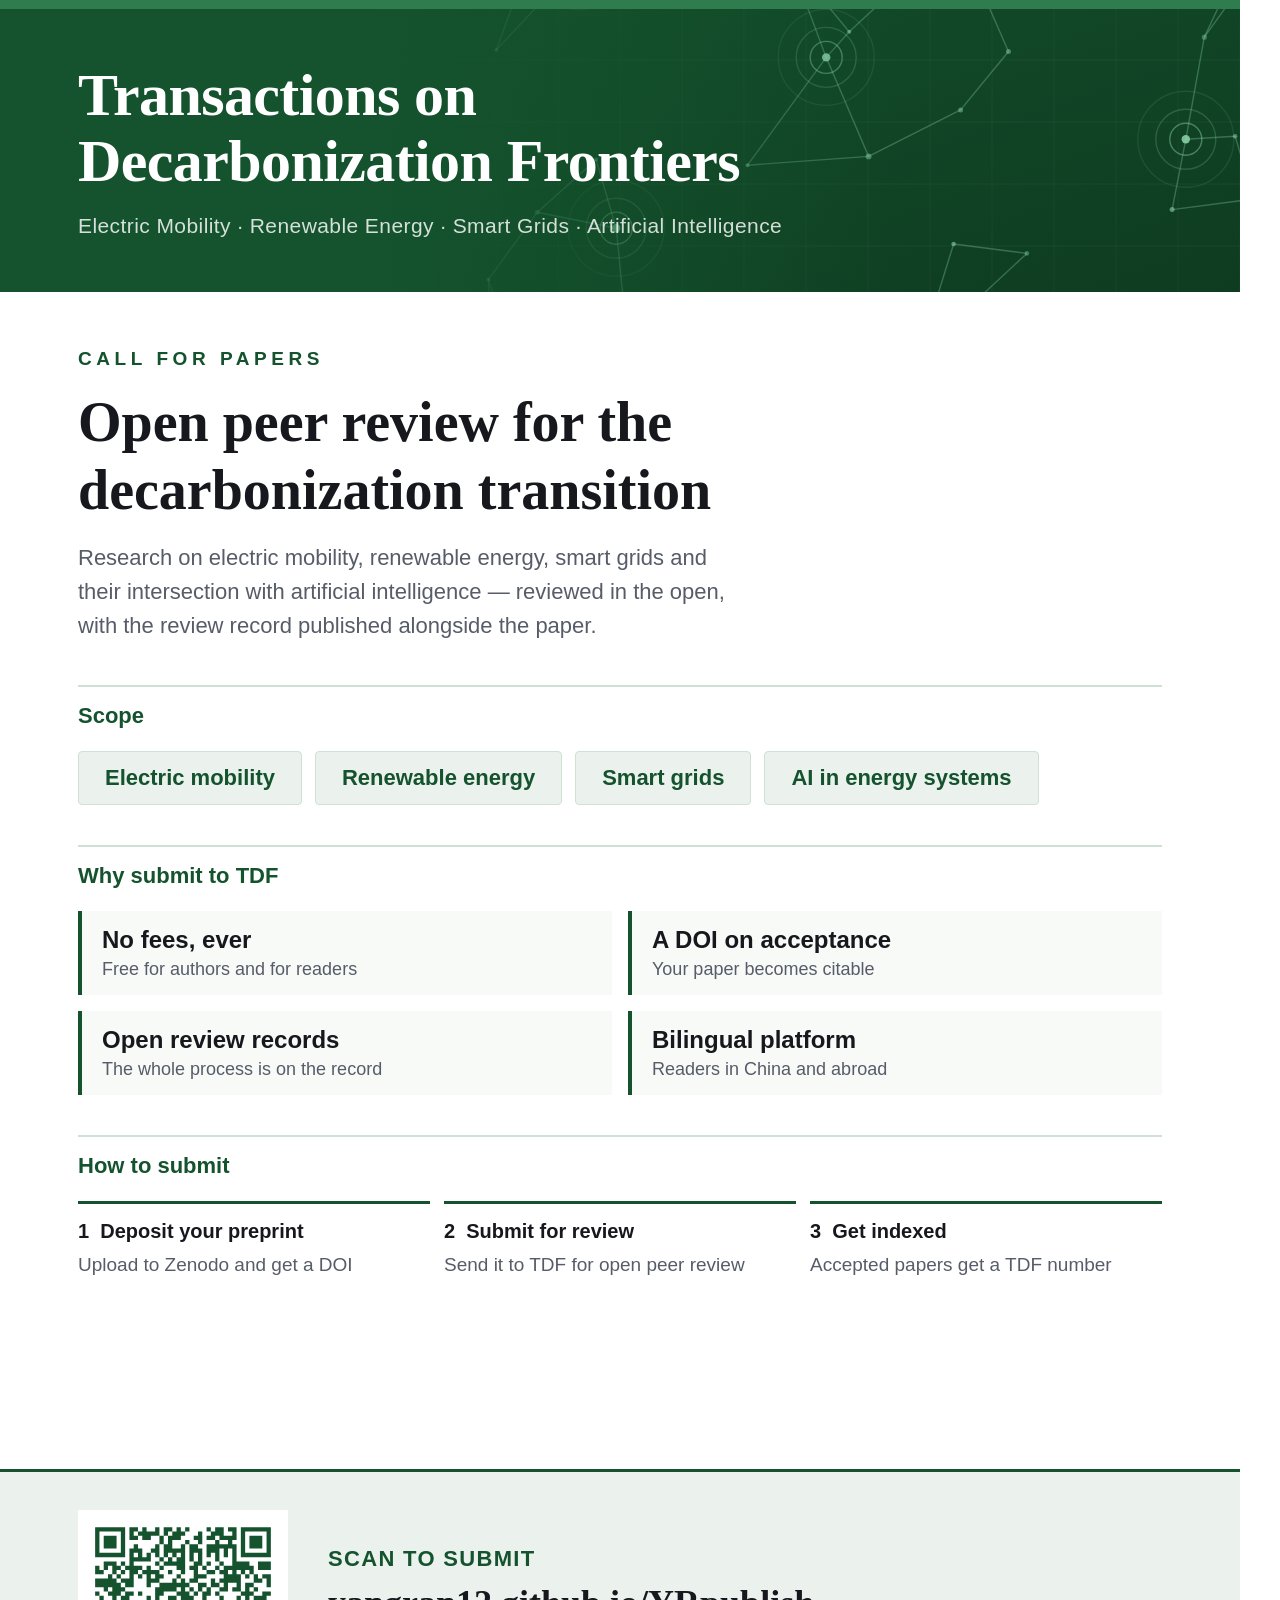
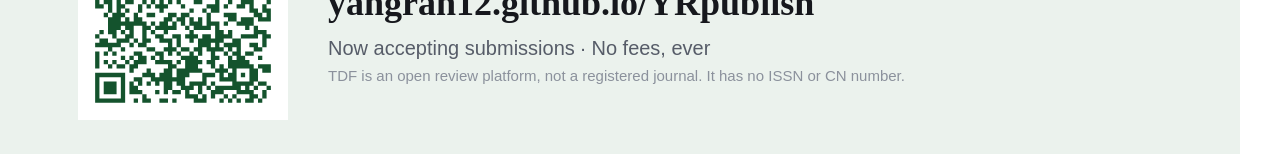
<file: posters/call-for-papers-en.html>
<!DOCTYPE html>
<html lang="en">
<head>
<meta charset="utf-8">
<title>TDF call for papers (English)</title>
<link rel="stylesheet" href="poster.css">
</head>
<body class="lang-en has-art">
<div class="poster">

  <header class="band">
    <h1>Transactions on<br>Decarbonization Frontiers</h1>
    <p class="sub">Electric Mobility &middot; Renewable Energy &middot; Smart Grids &middot; Artificial Intelligence</p>
  </header>

  <main>
    <p class="kicker">CALL FOR PAPERS</p>
    <h2>Open peer review for the<br>decarbonization transition</h2>
    <p class="lede">
      Research on electric mobility, renewable energy, smart grids and their
      intersection with artificial intelligence — reviewed in the open, with the
      review record published alongside the paper.
    </p>

    <section>
      <h3>Scope</h3>
      <div class="chips">
        <span>Electric mobility</span>
        <span>Renewable energy</span>
        <span>Smart grids</span>
        <span>AI in energy systems</span>
      </div>
    </section>

    <section>
      <h3>Why submit to TDF</h3>
      <div class="benefits">
        <div><b>No fees, ever</b><span>Free for authors and for readers</span></div>
        <div><b>A DOI on acceptance</b><span>Your paper becomes citable</span></div>
        <div><b>Open review records</b><span>The whole process is on the record</span></div>
        <div><b>Bilingual platform</b><span>Readers in China and abroad</span></div>
      </div>
    </section>

    <section>
      <h3>How to submit</h3>
      <ol class="steps">
        <li><b>1 &nbsp;Deposit your preprint</b>Upload to Zenodo and get a DOI</li>
        <li><b>2 &nbsp;Submit for review</b>Send it to TDF for open peer review</li>
        <li><b>3 &nbsp;Get indexed</b>Accepted papers get a TDF number</li>
      </ol>
    </section>
  </main>

  <footer class="cta">
    <img class="qr" src="qr.svg" alt="Scan to submit">
    <div class="cta-text">
      <p class="cta-label">SCAN TO SUBMIT</p>
      <p class="url">yangran12.github.io/YRpublish</p>
      <p class="note">Now accepting submissions &middot; No fees, ever</p>
      <p class="fine">TDF is an open review platform, not a registered journal. It has no ISSN or CN number.</p>
    </div>
  </footer>

</div>
</body>
</html>
</file>
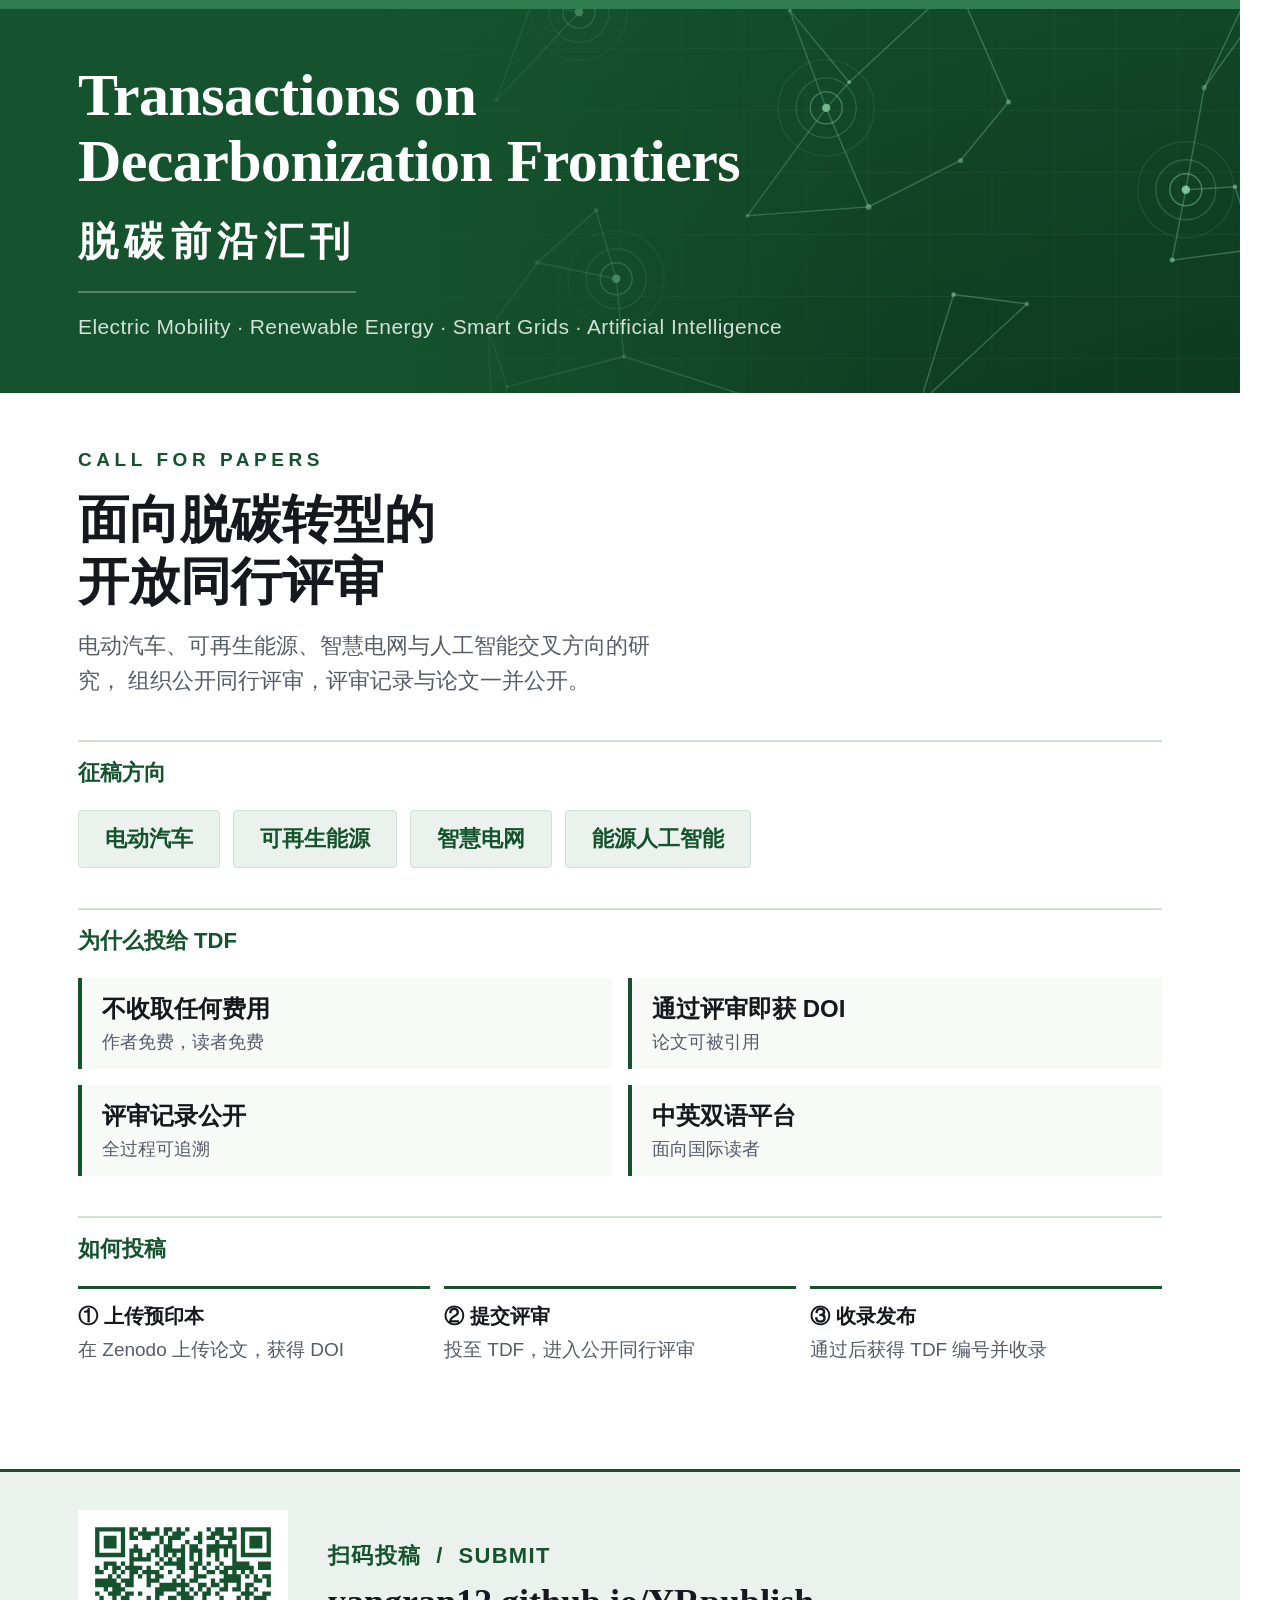
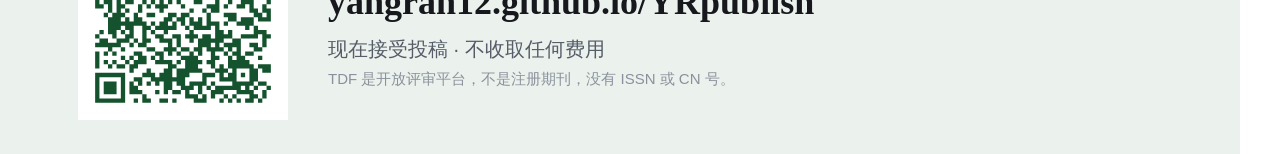
<file: posters/call-for-papers-zh.html>
<!DOCTYPE html>
<html lang="zh-CN">
<head>
<meta charset="utf-8">
<title>TDF 征稿海报（中文）</title>
<link rel="stylesheet" href="poster.css">
</head>
<body class="has-art">
<div class="poster">

  <header class="band">
    <h1>Transactions on<br>Decarbonization Frontiers</h1>
    <p class="zh-title">脱碳前沿汇刊</p>
    <p class="sub">Electric Mobility &middot; Renewable Energy &middot; Smart Grids &middot; Artificial Intelligence</p>
  </header>

  <main>
    <p class="kicker">CALL FOR PAPERS</p>
    <h2>面向脱碳转型的<br>开放同行评审</h2>
    <p class="lede">
      电动汽车、可再生能源、智慧电网与人工智能交叉方向的研究，
      组织公开同行评审，评审记录与论文一并公开。
    </p>

    <section>
      <h3>征稿方向</h3>
      <div class="chips">
        <span>电动汽车</span>
        <span>可再生能源</span>
        <span>智慧电网</span>
        <span>能源人工智能</span>
      </div>
    </section>

    <section>
      <h3>为什么投给 TDF</h3>
      <div class="benefits">
        <div><b>不收取任何费用</b><span>作者免费，读者免费</span></div>
        <div><b>通过评审即获 DOI</b><span>论文可被引用</span></div>
        <div><b>评审记录公开</b><span>全过程可追溯</span></div>
        <div><b>中英双语平台</b><span>面向国际读者</span></div>
      </div>
    </section>

    <section>
      <h3>如何投稿</h3>
      <ol class="steps">
        <li><b>① 上传预印本</b>在 Zenodo 上传论文，获得 DOI</li>
        <li><b>② 提交评审</b>投至 TDF，进入公开同行评审</li>
        <li><b>③ 收录发布</b>通过后获得 TDF 编号并收录</li>
      </ol>
    </section>
  </main>

  <footer class="cta">
    <img class="qr" src="qr.svg" alt="扫码投稿">
    <div class="cta-text">
      <p class="cta-label">扫码投稿 &nbsp;/&nbsp; SUBMIT</p>
      <p class="url">yangran12.github.io/YRpublish</p>
      <p class="note">现在接受投稿 &middot; 不收取任何费用</p>
      <p class="fine">TDF 是开放评审平台，不是注册期刊，没有 ISSN 或 CN 号。</p>
    </div>
  </footer>

</div>
</body>
</html>
</file>
<file: posters/poster.css>
/* ==========================================================================
   TDF poster stylesheet — shared by every poster variant.
   A4 portrait at 1240x1754 CSS px; render at deviceScaleFactor 2 for 2480x3508.
   ========================================================================== */

@page { size: A4 portrait; margin: 0; }

:root {
  --green:      #14532d;
  --green-deep: #0e3a20;
  --green-soft: #ebf2ed;
  --green-rule: #cfe0d5;
  --ink:        #16181d;
  --ink-soft:   #565c68;
  --ink-faint:  #8b919c;
  --rule:       #e3e5e9;

  --sans:  "Microsoft YaHei", "PingFang SC", "Hiragino Sans GB",
           "Segoe UI", Roboto, sans-serif;
  --serif: Georgia, "Times New Roman", "Songti SC", "SimSun", serif;
}

* { box-sizing: border-box; margin: 0; padding: 0; }

html, body { background: #ffffff; }

body {
  width: 1240px;
  font-family: var(--sans);
  color: var(--ink);
  -webkit-font-smoothing: antialiased;
}

.poster { width: 1240px; height: 1754px; display: flex; flex-direction: column; }

/* ------------------------------------------------------------- header -- */
.band {
  background-color: var(--green);
  color: #ffffff;
  padding: 62px 78px 54px;
  position: relative;
}

/* Abstract grid motif behind the title. Switch it off by removing the
   "has-art" class from <body>; the flat green remains either way. */
body.has-art .band {
  background-image: url("header-art.svg");
  background-repeat: no-repeat;
  background-position: right center;
  background-size: cover;
}
.band::before {
  content: "";
  position: absolute; inset: 0 0 auto 0; height: 9px;
  background: #2f7d4f;
}

.band h1 {
  font-family: var(--serif);
  font-size: 60px;
  line-height: 1.1;
  font-weight: 700;
  letter-spacing: -0.01em;
  margin-bottom: 20px;
}

.zh-title {
  font-size: 40px;
  font-weight: 700;
  letter-spacing: 0.16em;
  color: #ffffff;
  padding-bottom: 22px;
  margin-bottom: 22px;
  border-bottom: 2px solid rgba(255,255,255,0.28);
  display: inline-block;
}

.band .sub {
  font-size: 21px;
  color: rgba(255,255,255,0.82);
  letter-spacing: 0.02em;
}

/* --------------------------------------------------------------- body -- */
main { padding: 56px 78px 0; flex: 1 1 auto; }

.kicker {
  font-size: 19px;
  font-weight: 700;
  letter-spacing: 0.24em;
  color: var(--green);
  margin-bottom: 18px;
}

h2 {
  font-family: var(--serif);
  font-size: 51px;
  line-height: 1.22;
  font-weight: 700;
  margin-bottom: 16px;
}

.lede {
  font-size: 22px;
  line-height: 1.55;
  color: var(--ink-soft);
  max-width: 48ch;
  margin-bottom: 42px;
}

section { margin-bottom: 40px; }

h3 {
  font-size: 22px;
  font-weight: 700;
  color: var(--green);
  padding-top: 16px;
  border-top: 2px solid var(--green-rule);
  margin-bottom: 22px;
}

/* scope chips */
.chips { display: flex; flex-wrap: wrap; gap: 13px; }
.chips span {
  font-size: 22px;
  font-weight: 600;
  color: var(--green);
  background: var(--green-soft);
  border: 1px solid var(--green-rule);
  border-radius: 4px;
  padding: 13px 26px;
}

/* benefits */
.benefits { display: grid; grid-template-columns: 1fr 1fr; gap: 16px; }
.benefits div {
  border-left: 4px solid var(--green);
  background: #f8faf8;
  padding: 15px 20px;
}
.benefits b { display: block; font-size: 24px; margin-bottom: 5px; }
.benefits span { font-size: 18px; color: var(--ink-soft); }

/* steps */
.steps { list-style: none; display: flex; gap: 14px; }
.steps li {
  flex: 1 1 0;
  font-size: 19px;
  line-height: 1.45;
  color: var(--ink-soft);
  border-top: 3px solid var(--green);
  padding-top: 13px;
}
.steps li b {
  display: block;
  font-size: 20px;
  color: var(--ink);
  margin-bottom: 5px;
}

/* --------------------------------------------------------------- cta --- */
.cta {
  background: var(--green-soft);
  border-top: 3px solid var(--green);
  padding: 38px 78px 34px;
  display: flex;
  align-items: center;
  gap: 40px;
}
.qr { width: 210px; height: 210px; display: block; flex: 0 0 auto; }
.cta-text { flex: 1 1 auto; min-width: 0; }
.cta-label {
  font-size: 22px;
  font-weight: 700;
  color: var(--green);
  letter-spacing: 0.06em;
  margin-bottom: 10px;
}
.url {
  font-family: var(--serif);
  font-size: 36px;
  font-weight: 700;
  color: var(--ink);
  line-height: 1.2;
  margin-bottom: 12px;
  word-break: break-all;
}
.note { font-size: 20px; color: var(--ink-soft); }
.fine {
  font-size: 15px;
  color: var(--ink-faint);
  margin-top: 7px;
}

/* English variant: slightly wider measure, no CJK letter-spacing */
.lang-en .lede { max-width: 54ch; }
.lang-en h2 { font-size: 56px; }
</file>
